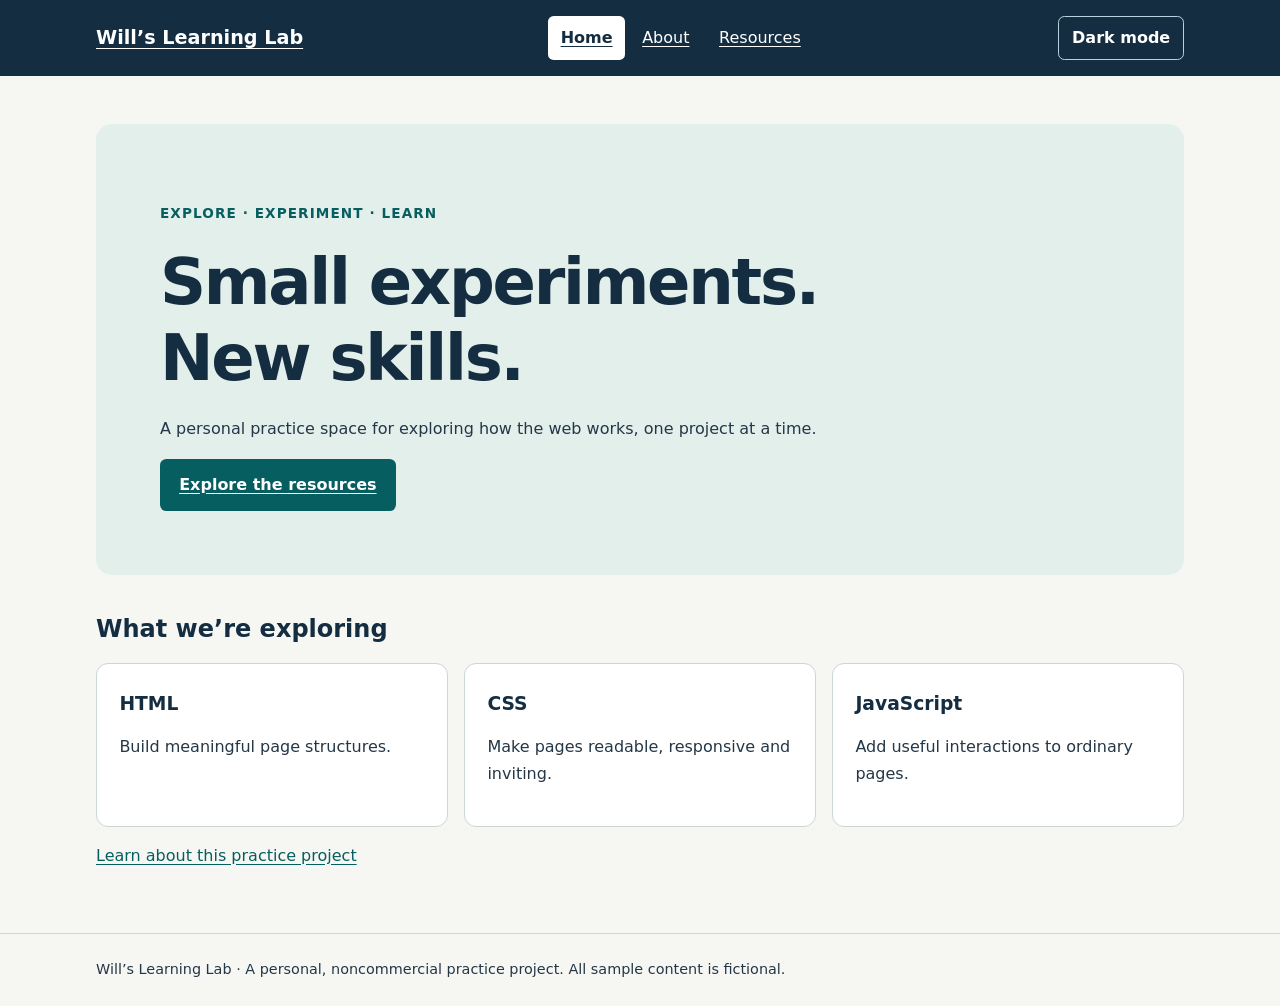
<file: index.html>
<!doctype html>
<html lang="en">
<head>
  <meta charset="utf-8">
  <meta name="viewport" content="width=device-width, initial-scale=1">
  <meta name="description" content="A fictional personal lab for practicing web development.">
  <title>Home | Will’s Learning Lab</title>
  <link rel="stylesheet" href="styles.css">
  <script src="script.js"></script>
</head>
<body>
  <a class="skip" href="#main">Skip to content</a>
  <header><div class="wrap header-inner"><a class="brand" href="index.html">Will’s Learning Lab</a><nav aria-label="Main navigation"><a href="index.html" aria-current="page">Home</a><a href="about.html">About</a><a href="resources.html">Resources</a></nav><button type="button" id="theme-toggle" aria-pressed="false" hidden>Dark mode</button></div></header>
  <main id="main" class="wrap" tabindex="-1">
    <section class="hero"><p class="eyebrow">EXPLORE · EXPERIMENT · LEARN</p><h1>Small experiments.<br>New skills.</h1><p>A personal practice space for exploring how the web works, one project at a time.</p><a class="button" href="resources.html">Explore the resources</a></section>
    <section><h2>What we’re exploring</h2><div class="grid"><article class="card"><h3>HTML</h3><p>Build meaningful page structures.</p></article><article class="card"><h3>CSS</h3><p>Make pages readable, responsive and inviting.</p></article><article class="card"><h3>JavaScript</h3><p>Add useful interactions to ordinary pages.</p></article></div></section>
    <p><a href="about.html">Learn about this practice project</a></p>
  </main>
  <footer><div class="wrap">Will’s Learning Lab · A personal, noncommercial practice project. All sample content is fictional.</div></footer>
</body>
</html>
</file>
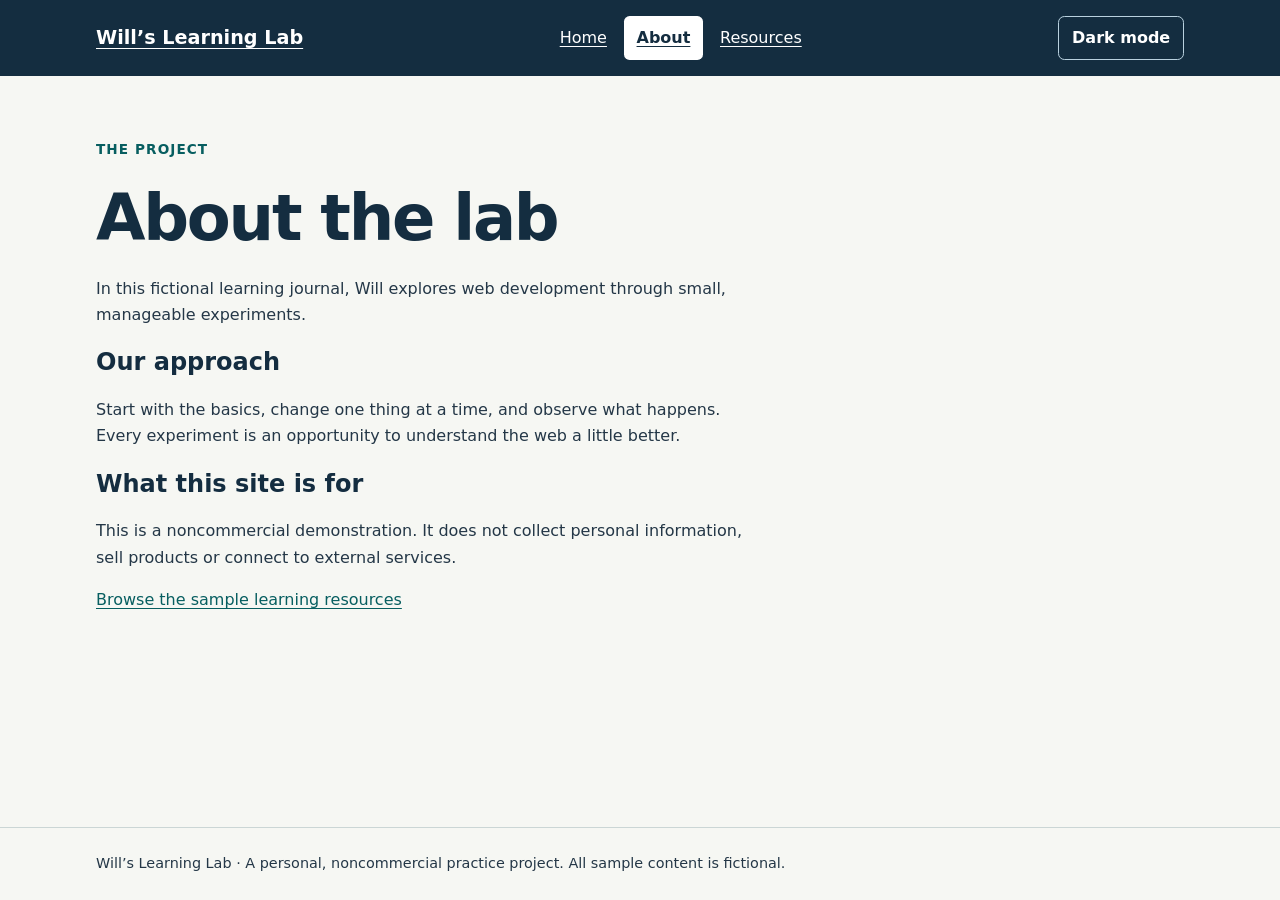
<file: about.html>
<!doctype html>
<html lang="en">
<head>
  <meta charset="utf-8">
  <meta name="viewport" content="width=device-width, initial-scale=1">
  <meta name="description" content="Learn about the fictional purpose of Will’s Learning Lab.">
  <title>About | Will’s Learning Lab</title>
  <link rel="stylesheet" href="styles.css">
  <script src="script.js"></script>
</head>
<body>
  <a class="skip" href="#main">Skip to content</a>
  <header><div class="wrap header-inner"><a class="brand" href="index.html">Will’s Learning Lab</a><nav aria-label="Main navigation"><a href="index.html">Home</a><a href="about.html" aria-current="page">About</a><a href="resources.html">Resources</a></nav><button type="button" id="theme-toggle" aria-pressed="false" hidden>Dark mode</button></div></header>
  <main id="main" class="wrap" tabindex="-1">
    <p class="eyebrow">THE PROJECT</p><h1>About the lab</h1><div class="prose"><p>In this fictional learning journal, Will explores web development through small, manageable experiments.</p><h2>Our approach</h2><p>Start with the basics, change one thing at a time, and observe what happens. Every experiment is an opportunity to understand the web a little better.</p><h2>What this site is for</h2><p>This is a noncommercial demonstration. It does not collect personal information, sell products or connect to external services.</p><p><a href="resources.html">Browse the sample learning resources</a></p></div>
  </main>
  <footer><div class="wrap">Will’s Learning Lab · A personal, noncommercial practice project. All sample content is fictional.</div></footer>
</body>
</html>
</file>
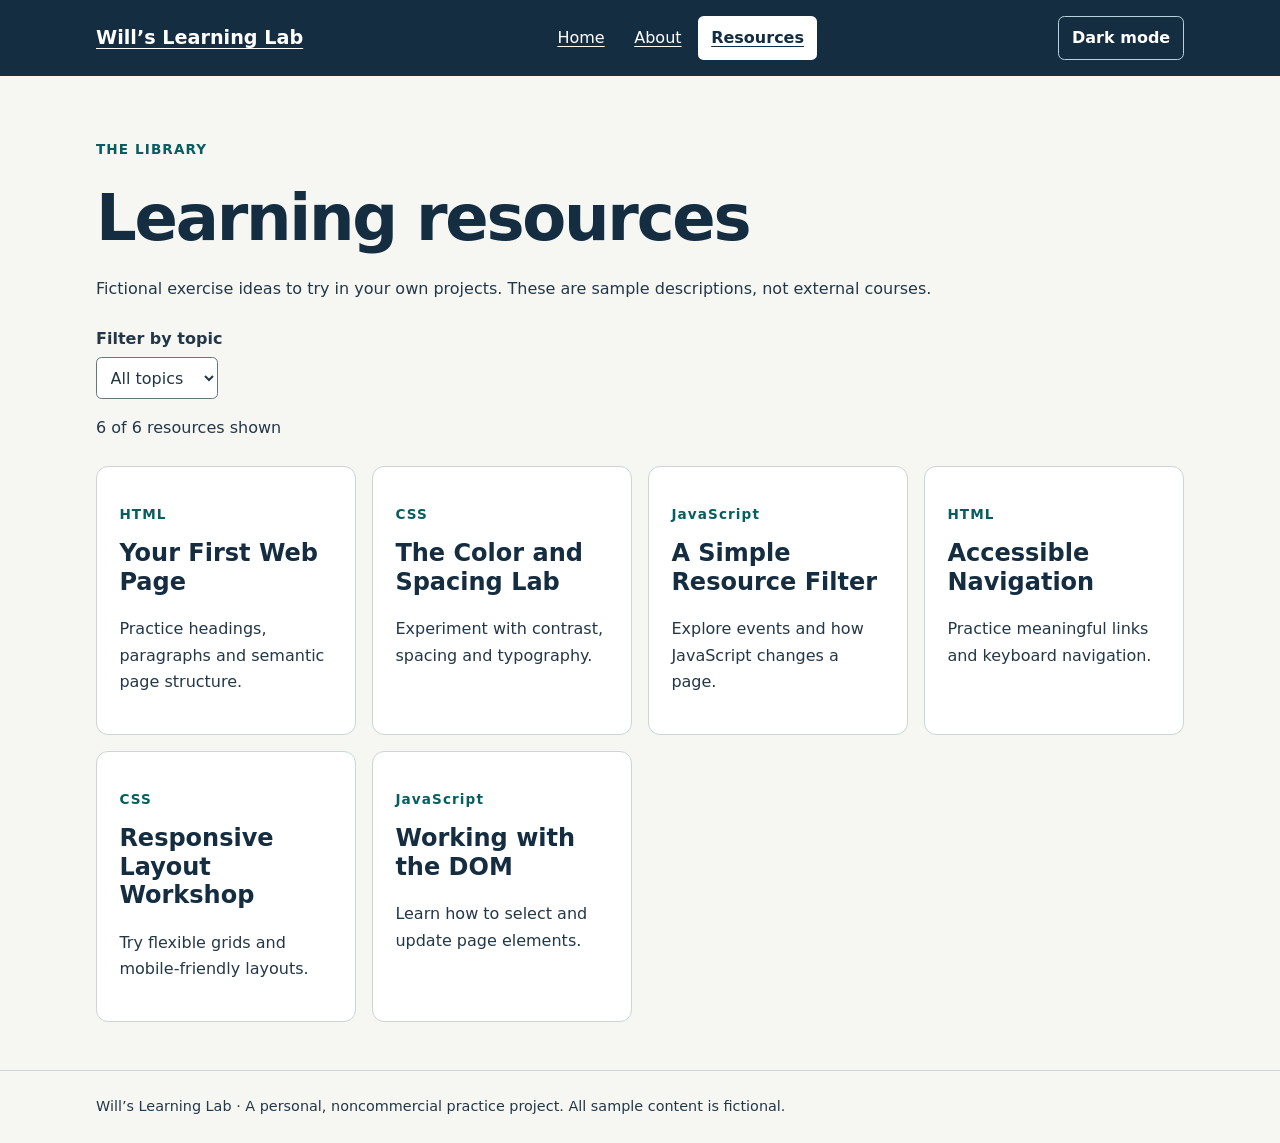
<file: resources.html>
<!doctype html>
<html lang="en">
<head>
  <meta charset="utf-8">
  <meta name="viewport" content="width=device-width, initial-scale=1">
  <meta name="description" content="Filter fictional learning resource ideas by HTML, CSS or JavaScript.">
  <title>Resources | Will’s Learning Lab</title>
  <link rel="stylesheet" href="styles.css">
  <script src="script.js"></script>
</head>
<body>
  <a class="skip" href="#main">Skip to content</a>
  <header><div class="wrap header-inner"><a class="brand" href="index.html">Will’s Learning Lab</a><nav aria-label="Main navigation"><a href="index.html">Home</a><a href="about.html">About</a><a href="resources.html" aria-current="page">Resources</a></nav><button type="button" id="theme-toggle" aria-pressed="false" hidden>Dark mode</button></div></header>
  <main id="main" class="wrap" tabindex="-1">
    <p class="eyebrow">THE LIBRARY</p><h1>Learning resources</h1><p>Fictional exercise ideas to try in your own projects. These are sample descriptions, not external courses.</p>
    <div id="filter-controls" hidden><label for="category">Filter by topic</label><select id="category"><option value="all">All topics</option><option value="html">HTML</option><option value="css">CSS</option><option value="javascript">JavaScript</option></select><p id="result-count" role="status" aria-live="polite"></p></div>
    <noscript><p>JavaScript is disabled. All resources are displayed.</p></noscript>
    <div class="grid" id="resource-list">
      <article class="card resource" data-category="html"><p class="tag">HTML</p><h2>Your First Web Page</h2><p>Practice headings, paragraphs and semantic page structure.</p></article>
      <article class="card resource" data-category="css"><p class="tag">CSS</p><h2>The Color and Spacing Lab</h2><p>Experiment with contrast, spacing and typography.</p></article>
      <article class="card resource" data-category="javascript"><p class="tag">JavaScript</p><h2>A Simple Resource Filter</h2><p>Explore events and how JavaScript changes a page.</p></article>
      <article class="card resource" data-category="html"><p class="tag">HTML</p><h2>Accessible Navigation</h2><p>Practice meaningful links and keyboard navigation.</p></article>
      <article class="card resource" data-category="css"><p class="tag">CSS</p><h2>Responsive Layout Workshop</h2><p>Try flexible grids and mobile-friendly layouts.</p></article>
      <article class="card resource" data-category="javascript"><p class="tag">JavaScript</p><h2>Working with the DOM</h2><p>Learn how to select and update page elements.</p></article>
    </div>
  </main>
  <footer><div class="wrap">Will’s Learning Lab · A personal, noncommercial practice project. All sample content is fictional.</div></footer>
</body>
</html>
</file>
<file: styles.css>
/* Shared design for all three pages. */
:root { --navy: #142d40; --teal: #075e60; --paper: #f6f7f3; --ink: #243747; --heading: var(--navy); --surface: #fff; --hero: #e3efeb; --border: #cbd6d5; --control-border: #64777d; --button-bg: var(--teal); --button-ink: #fff; --focus: #b34c00; color-scheme: light; }
* { box-sizing: border-box; }
[hidden] { display: none !important; }
body { margin: 0; font: 1rem/1.65 system-ui, sans-serif; color: var(--ink); background: var(--paper); min-height: 100vh; display: flex; flex-direction: column; }
.wrap { width: min(100% - 2rem, 68rem); margin-inline: auto; }
header { background: var(--navy); color: white; }
.header-inner { display: flex; align-items: center; justify-content: space-between; flex-wrap: wrap; gap: .75rem 2rem; padding-block: 1rem; }
.brand { font-weight: 750; font-size: 1.2rem; }
header a { color: white; }
nav { display: flex; flex-wrap: wrap; gap: .25rem; }
nav a { padding: .55rem .8rem; border-radius: .35rem; }
nav a[aria-current="page"] { background: white; color: var(--navy); font-weight: bold; }
a { color: var(--teal); text-underline-offset: .2em; }
a:hover { text-decoration-thickness: 2px; }
:focus-visible { outline: 3px solid var(--focus); outline-offset: 4px; }
header :focus-visible { outline-color: #ffcf70; }
.skip { position: absolute; left: 1rem; top: -10rem; background: var(--surface); padding: .75rem; z-index: 2; }
.skip:focus { top: 1rem; }
main { flex: 1; padding-block: 3rem; }
h1,h2,h3 { color: var(--heading); line-height: 1.2; }
h1 { font-size: clamp(2.2rem, 6vw, 4rem); margin: .3em 0; letter-spacing: -.035em; }
h2 { font-size: 1.5rem; }
.eyebrow,.tag { color: var(--teal); font-size: .85rem; font-weight: 750; letter-spacing: .08em; }
.hero { background: var(--hero); border-radius: 1rem; padding: clamp(1.5rem, 5vw, 4rem); margin-bottom: 2.5rem; }
.hero p,.prose { max-width: 65ch; }
.button { display: inline-block; background: var(--button-bg); color: var(--button-ink); padding: .8rem 1.2rem; border-radius: .4rem; font-weight: bold; }
.grid { display: grid; grid-template-columns: repeat(auto-fit, minmax(min(100%, 16rem), 1fr)); gap: 1rem; }
.card { background: var(--surface); border: 1px solid var(--border); border-radius: .75rem; padding: 1.4rem; }
.card h2,.card h3 { margin-top: .4rem; }
label { display: block; font-weight: bold; margin-bottom: .3rem; }
select { font: inherit; color: var(--ink); background: var(--surface); border: 1px solid var(--control-border); border-radius: .35rem; padding: .6rem; max-width: 100%; }
#filter-controls { margin-block: 1.5rem; }
footer { border-top: 1px solid var(--border); padding-block: 1.5rem; font-size: .9rem; }
@media (max-width: 480px) { .header-inner { align-items: flex-start; flex-direction: column; } main { padding-block: 2rem; } }

/* Theme overrides keep the original layout and header colors. */
:root[data-theme="dark"] {
  color-scheme: dark;
  --paper: #101b24; --ink: #e1eaf0; --heading: #f1f6fa;
  --teal: #85ded1; --surface: #1b2b37; --hero: #203b3d;
  --border: #526b78; --control-border: #839ba8;
  --button-bg: #85ded1; --button-ink: #142d40; --focus: #ffcf70;
}
#theme-toggle {
  font: inherit; font-weight: 650; color: white; background: transparent;
  border: 1px solid #b9d1df; border-radius: .4rem; padding: .5rem .8rem;
  min-height: 44px; cursor: pointer; max-width: 100%;
}
#theme-toggle[aria-pressed="true"] { background: #85ded1; color: #142d40; }
</file>
